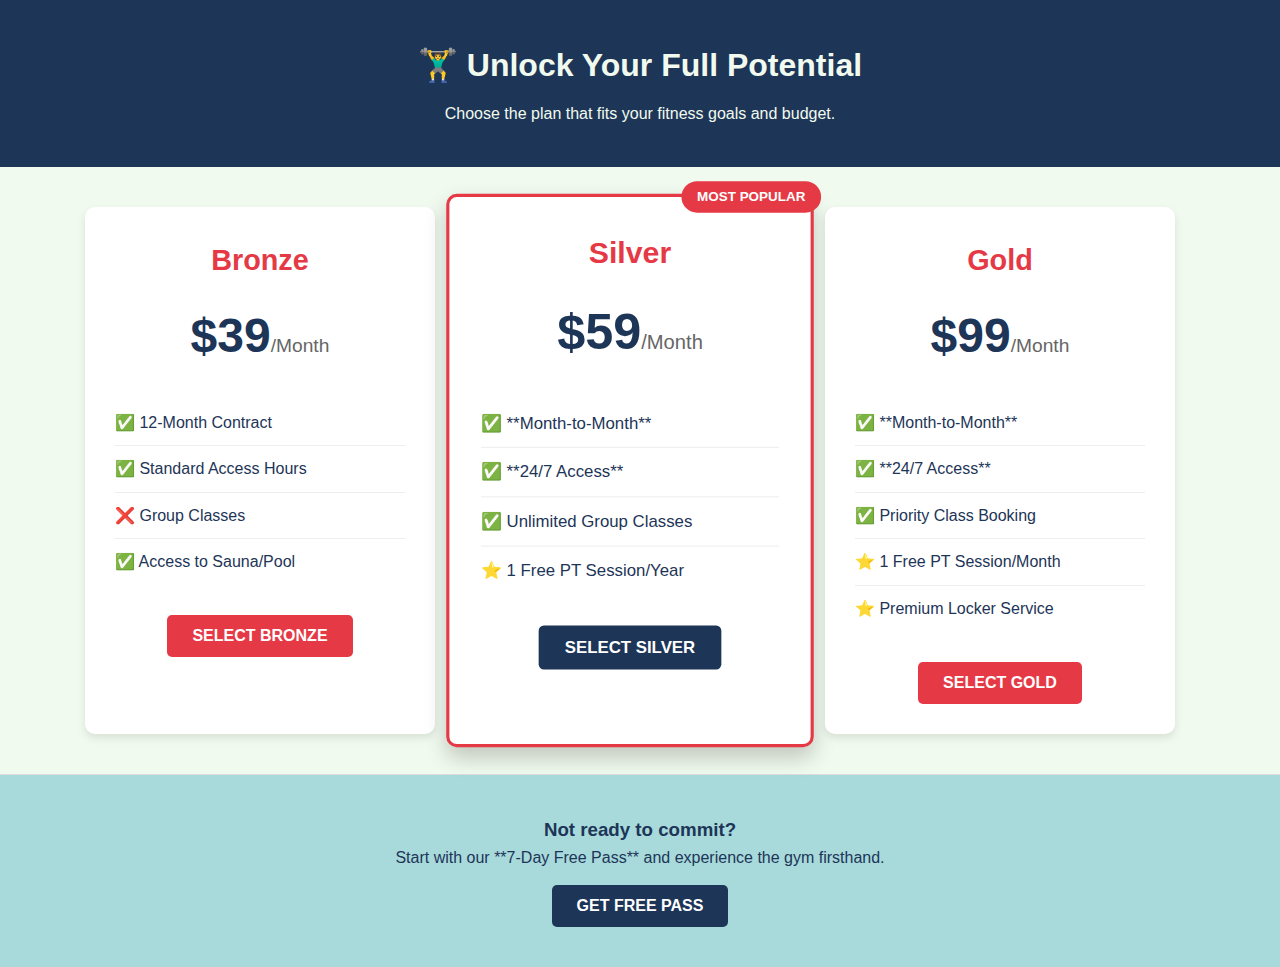
<file: subscribtion.html>
<!DOCTYPE html>
<html lang="en">
<head>
    <meta charset="UTF-8">
    <meta name="viewport" content="width=device-width, initial-scale=1.0">
    <title>Gym Membership Plans</title>
    
    <style>
        /* CSS Inlined Here (from style.css) */
        
        /* Basic Reset and Variables */
        :root {
            --primary-color: #e63946; /* A sporty red */
            --secondary-color: #1d3557; /* A deep blue/black */
            --accent-color: #a8dadc;
            --background-color: #f1faee;
            --card-bg: #ffffff;
        }

        * {
            box-sizing: border-box;
            margin: 0;
            padding: 0;
        }

        body {
            font-family: 'Arial', sans-serif;
            background-color: var(--background-color);
            color: var(--secondary-color);
            line-height: 1.6;
        }

        /* Header/Hero Section */
        .hero {
            text-align: center;
            padding: 40px 20px;
            background-color: var(--secondary-color);
            color: var(--background-color);
        }

        .hero h1 {
            margin-bottom: 10px;
        }

        /* Pricing Cards Container */
        .pricing-container {
            display: flex;
            justify-content: center;
            flex-wrap: wrap; /* Allows cards to wrap on smaller screens */
            gap: 20px;
            padding: 40px 20px;
        }

        /* Individual Plan Card */
        .plan-card {
            background-color: var(--card-bg);
            border-radius: 10px;
            padding: 30px;
            width: 100%;
            max-width: 350px;
            text-align: center;
            box-shadow: 0 4px 8px rgba(0, 0, 0, 0.1);
            transition: transform 0.3s, box-shadow 0.3s;
            position: relative;
        }

        .plan-card:hover {
            transform: translateY(-5px);
            box-shadow: 0 8px 16px rgba(0, 0, 0, 0.2);
        }

        .plan-card h2 {
            color: var(--primary-color);
            margin-bottom: 15px;
            font-size: 1.8em;
        }

        /* Price Styling */
        .price {
            font-size: 3em;
            font-weight: bold;
            color: var(--secondary-color);
            margin-bottom: 25px;
        }

        .price span {
            font-size: 0.4em;
            font-weight: normal;
            color: #666;
        }

        /* Features List */
        .features {
            list-style: none;
            text-align: left;
            margin-bottom: 30px;
        }

        .features li {
            padding: 10px 0;
            border-bottom: 1px solid #eee;
        }

        .features li:last-child {
            border-bottom: none;
        }

        /* Button Styling */
        .btn {
            display: inline-block;
            padding: 12px 25px;
            border: none;
            border-radius: 5px;
            cursor: pointer;
            font-size: 1em;
            font-weight: bold;
            text-transform: uppercase;
            transition: background-color 0.3s;
        }

        .primary-btn {
            background-color: var(--primary-color);
            color: white;
        }

        .primary-btn:hover {
            background-color: #c42b38;
        }

        .secondary-btn {
            background-color: var(--secondary-color);
            color: white;
        }

        .secondary-btn:hover {
            background-color: #15263d;
        }

        /* Popular Plan Highlight */
        .plan-card.popular {
            transform: scale(1.05); /* Make it slightly larger */
            border: 3px solid var(--primary-color);
            box-shadow: 0 10px 20px rgba(0, 0, 0, 0.2);
        }

        .popular-tag {
            position: absolute;
            top: -15px;
            right: -10px;
            background-color: var(--primary-color);
            color: white;
            padding: 5px 15px;
            border-radius: 50px;
            font-size: 0.8em;
            font-weight: bold;
            text-transform: uppercase;
            /* animation: pulse 1.5s infinite; (Removed animation for simplicity) */
        }

        /* Trial CTA Section */
        .trial-cta {
            text-align: center;
            padding: 40px 20px;
            background-color: var(--accent-color);
            border-top: 1px solid #ddd;
        }

        .trial-btn {
            background-color: var(--secondary-color);
            color: white;
            margin-top: 15px;
        }

        .trial-btn:hover {
            background-color: #3b5071;
        }

        /* Responsive Design */
        @media (max-width: 768px) {
            .pricing-container {
                flex-direction: column;
                align-items: center;
            }

            .plan-card {
                max-width: 90%;
            }

            .plan-card.popular {
                transform: scale(1); /* Reset scale on small screens */
            }
        }
    </style>
</head>
<body>

    <header class="hero">
        <h1>🏋️‍♂️ Unlock Your Full Potential</h1>
        <p>Choose the plan that fits your fitness goals and budget.</p>
    </header>

    <main class="pricing-container">
        
        <div class="plan-card" id="bronze">
            <h2>Bronze</h2>
            <p class="price">$39<span>/Month</span></p>
            <ul class="features">
                <li>✅ 12-Month Contract</li>
                <li>✅ Standard Access Hours</li>
                <li>❌ Group Classes</li>
                <li>✅ Access to Sauna/Pool</li>
            </ul>
            <button onclick="selectPlan('Bronze')" class="btn primary-btn">Select Bronze</button>
        </div>

        <div class="plan-card popular" id="silver">
            <div class="popular-tag">Most Popular</div>
            <h2>Silver</h2>
            <p class="price">$59<span>/Month</span></p>
            <ul class="features">
                <li>✅ **Month-to-Month**</li>
                <li>✅ **24/7 Access**</li>
                <li>✅ Unlimited Group Classes</li>
                <li>⭐ 1 Free PT Session/Year</li>
            </ul>
            <button onclick="selectPlan('Silver')" class="btn secondary-btn">Select Silver</button>
        </div>

        <div class="plan-card" id="gold">
            <h2>Gold</h2>
            <p class="price">$99<span>/Month</span></p>
            <ul class="features">
                <li>✅ **Month-to-Month**</li>
                <li>✅ **24/7 Access**</li>
                <li>✅ Priority Class Booking</li>
                <li>⭐ 1 Free PT Session/Month</li>
                <li>⭐ Premium Locker Service</li>
            </ul>
            <button onclick="selectPlan('Gold')" class="btn primary-btn">Select Gold</button>
        </div>
        <form action="final.html" method="get"></form>

    </main>

    <section class="trial-cta">
        <h3>Not ready to commit?</h3>
        <p>Start with our **7-Day Free Pass** and experience the gym firsthand.</p>
        <button onclick="window.location.href='#'" class="btn trial-btn">Get Free Pass</button>
    </section>

    <script>
        // JavaScript Inlined Here (from script.js)

        /**
         * Handles the selection of a membership plan.
         * This function gives an alert as feedback.
         */
        function selectPlan(planName) {
            console.log("Plan selected: " + planName);
            alert("You have selected the " + planName + " plan! Redirecting you to checkout...");
        }
    </script>
</body>
</html>
</file>
